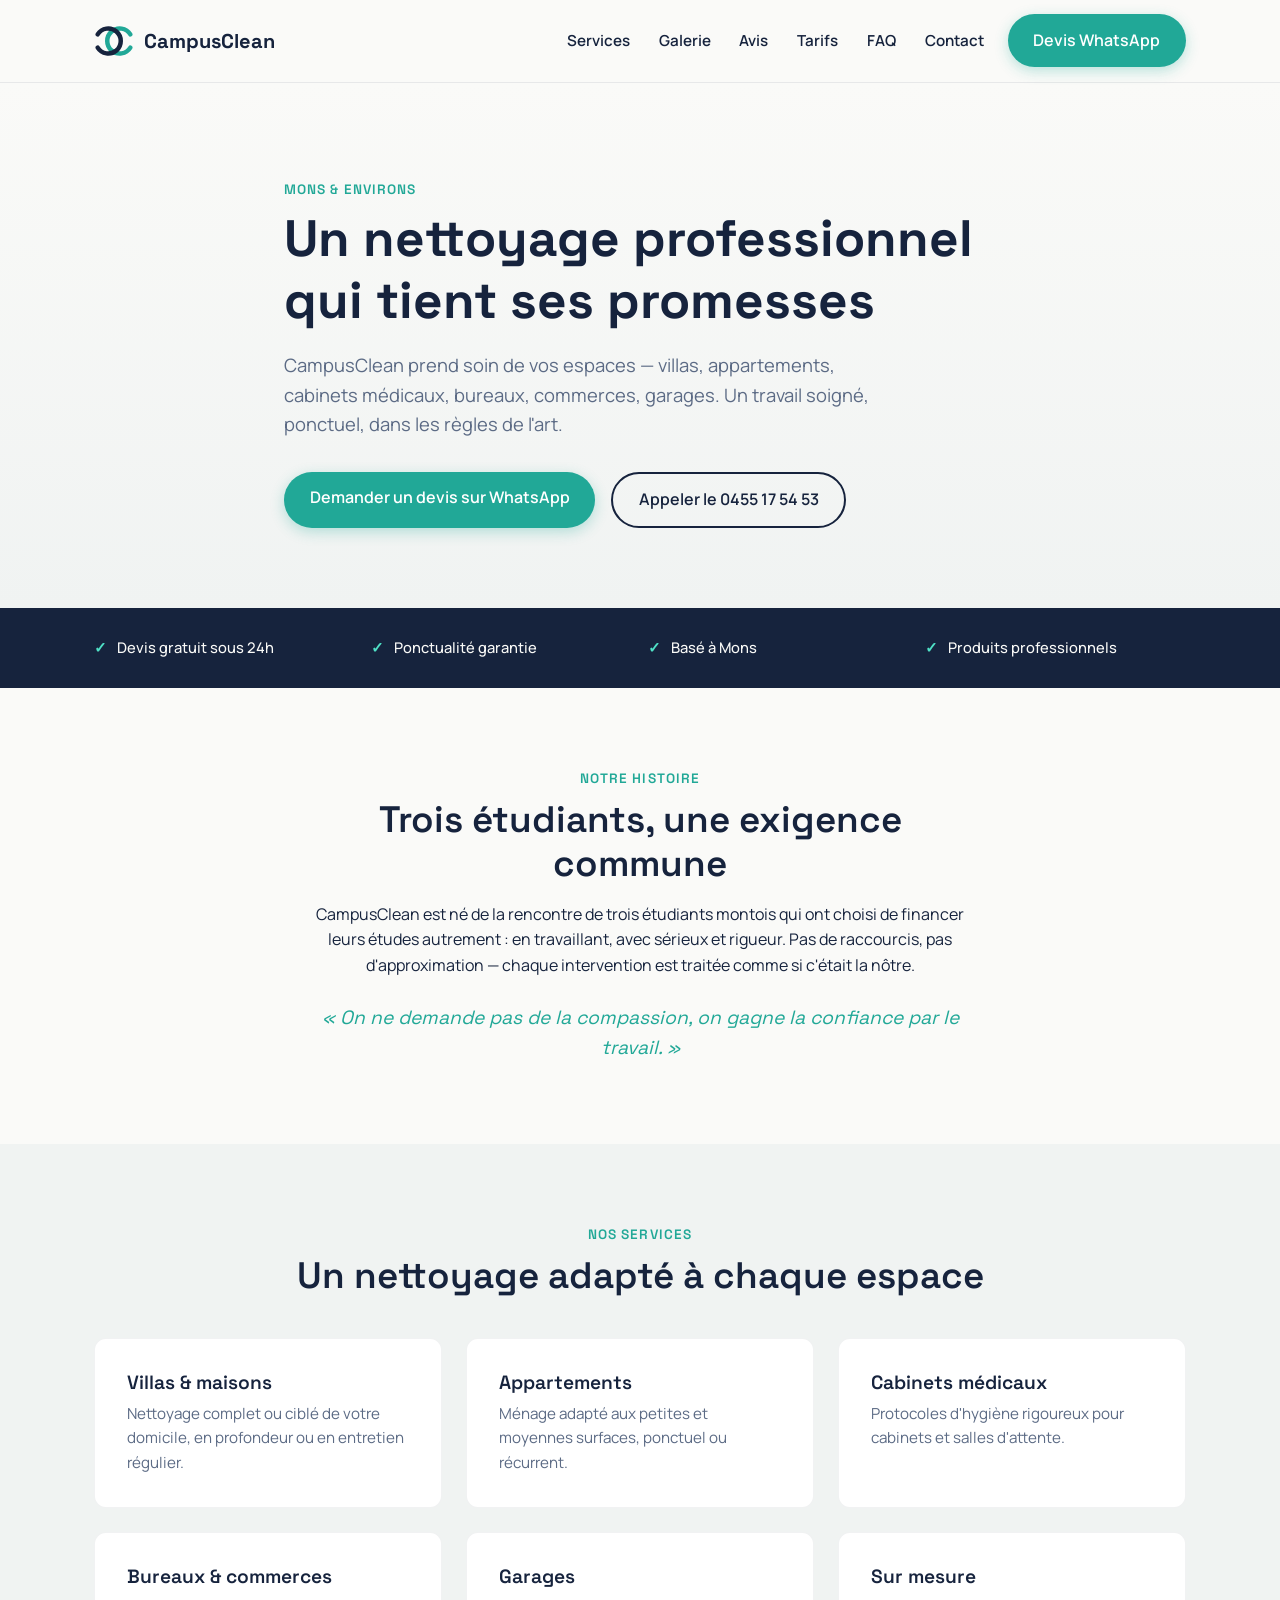
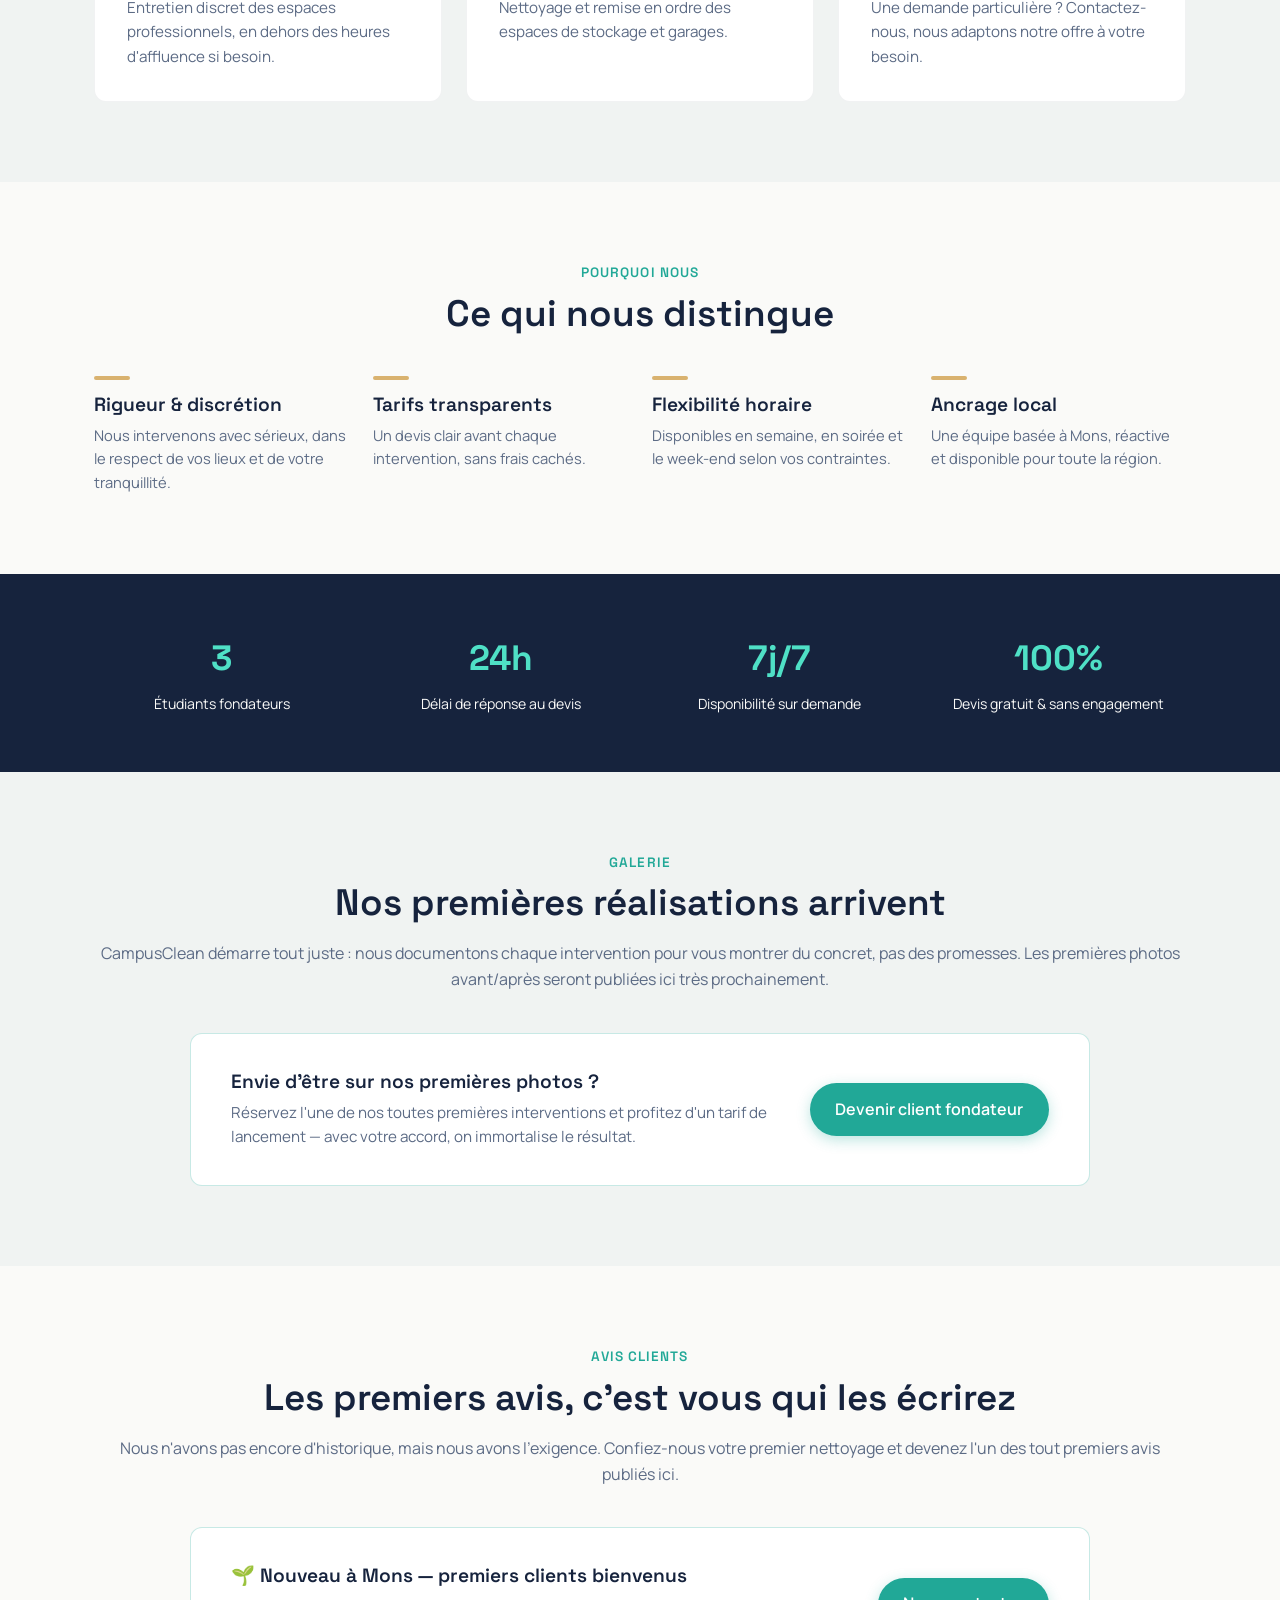
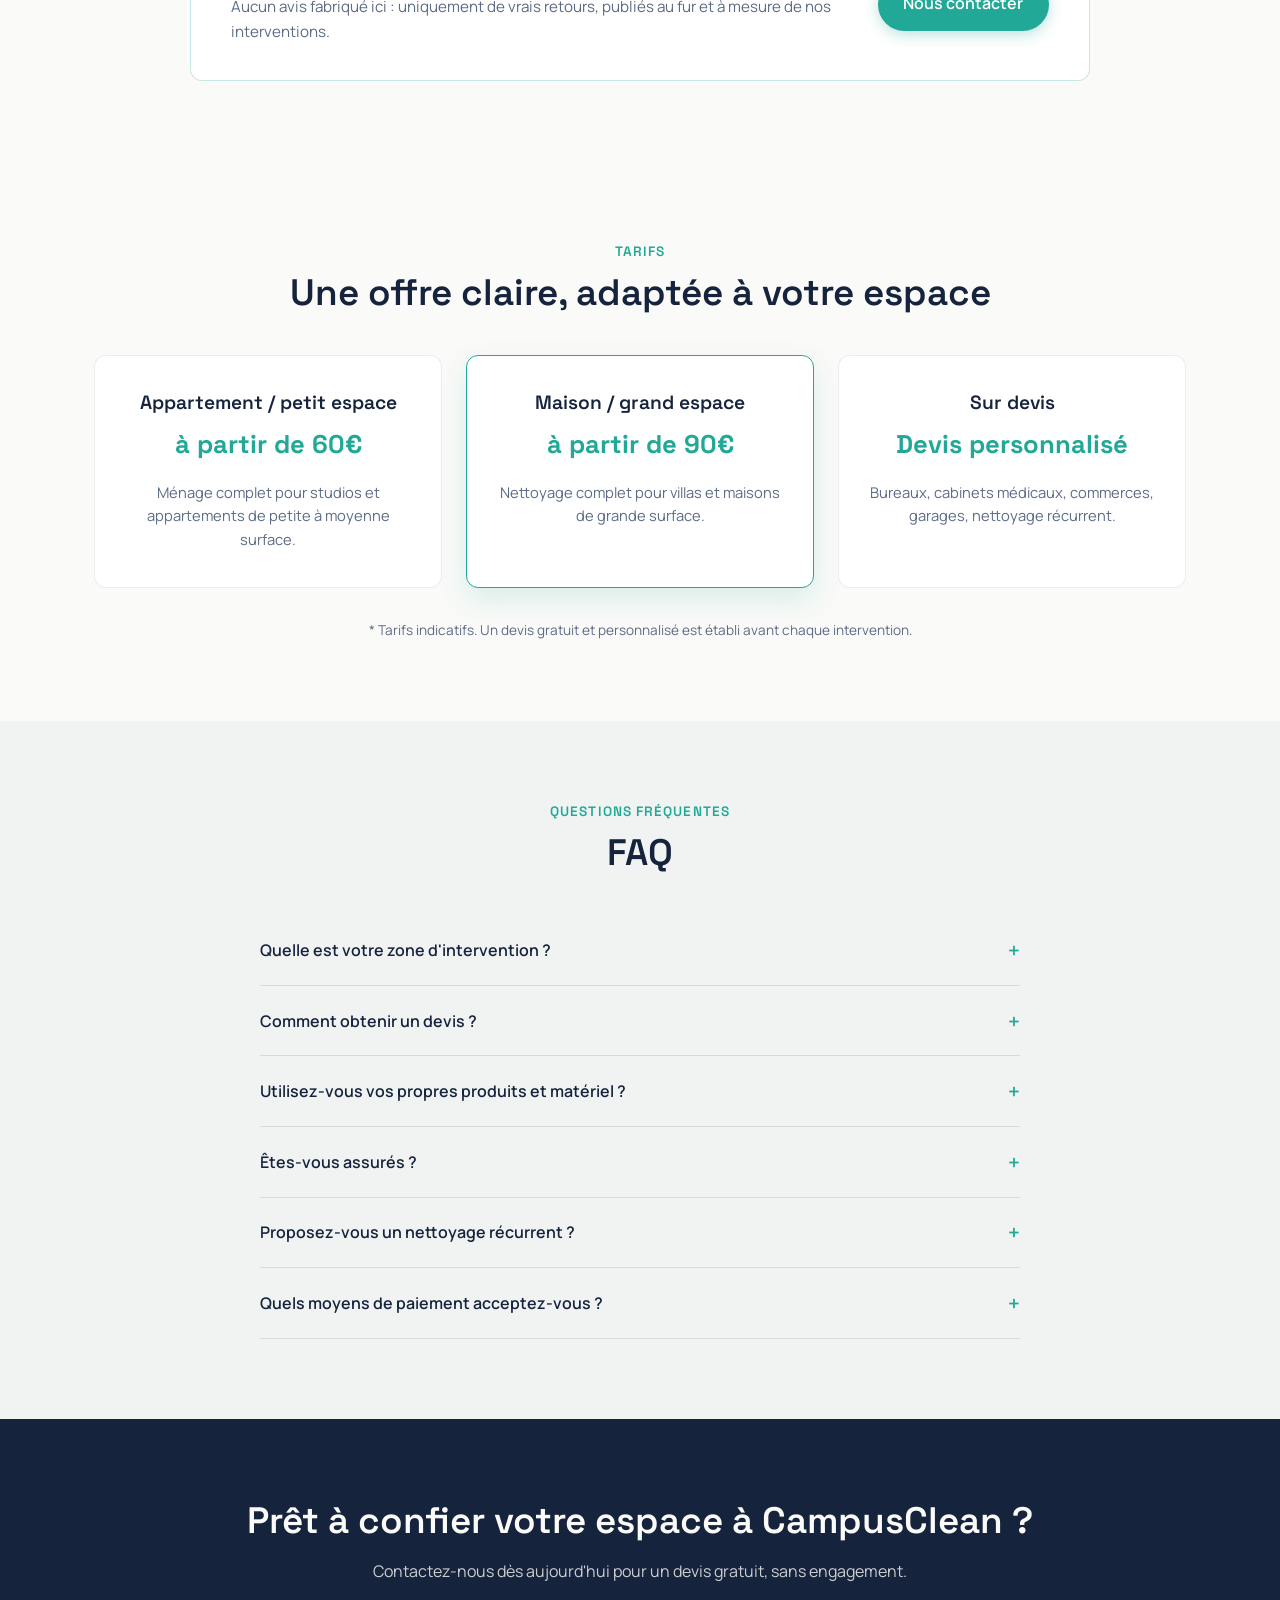
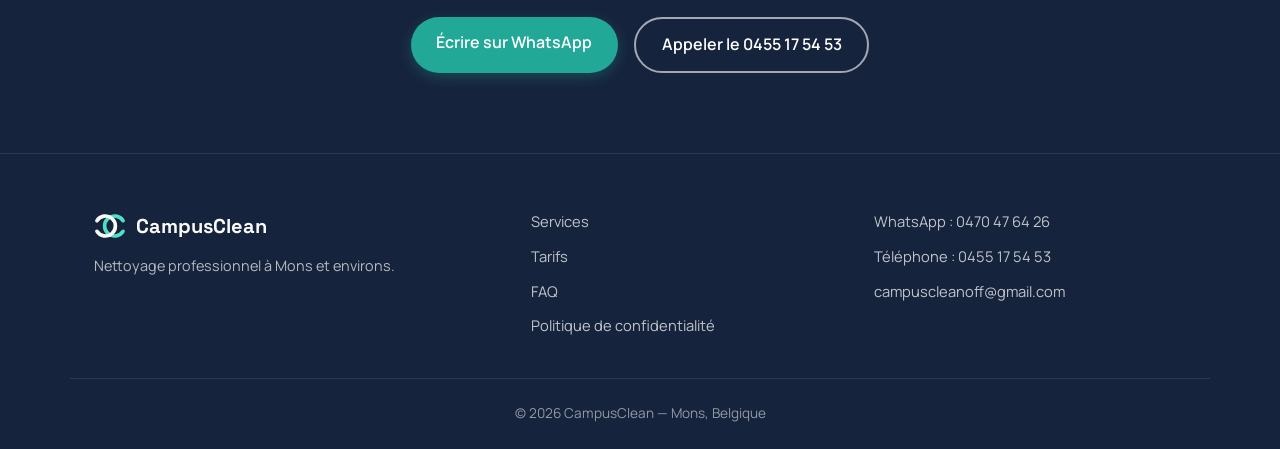
<file: index.html>
<!DOCTYPE html>
<html lang="fr">
<head>
<meta charset="UTF-8">
<meta name="viewport" content="width=device-width, initial-scale=1.0">
<title>CampusClean — Nettoyage professionnel à Mons</title>
<meta name="description" content="CampusClean, service de nettoyage professionnel à Mons et environs : villas, maisons, appartements, cabinets médicaux, bureaux, commerces, garages. Devis gratuit.">
<link rel="preconnect" href="https://fonts.googleapis.com">
<link rel="preconnect" href="https://fonts.gstatic.com" crossorigin>
<link href="https://fonts.googleapis.com/css2?family=Space+Grotesk:wght@500;600;700&family=Manrope:wght@400;500;600;700&display=swap" rel="stylesheet">
<link rel="stylesheet" href="style.css">
</head>
<body>

<header class="site-header" id="top">
  <div class="container header-inner">
    <a href="#top" class="logo" aria-label="CampusClean — Accueil">
      <svg class="logo-mark" viewBox="0 0 320 320" width="40" height="40" aria-hidden="true">
        <g transform="translate(160,160)">
          <path d="M130.80,52.99 A100,100 0 1,1 130.80,-52.99" fill="none" stroke="#21A897" stroke-width="36" stroke-linecap="round"/>
          <path d="M-130.80,-52.99 A100,100 0 1,1 -130.80,52.99" fill="none" stroke="#16233D" stroke-width="36" stroke-linecap="round"/>
        </g>
      </svg>
      <span class="logo-text">CampusClean</span>
    </a>

    <nav class="main-nav" id="main-nav">
      <a href="#services">Services</a>
      <a href="#galerie">Galerie</a>
      <a href="#avis">Avis</a>
      <a href="#tarifs">Tarifs</a>
      <a href="#faq">FAQ</a>
      <a href="#contact">Contact</a>
    </nav>

    <a href="https://wa.me/32470476426" target="_blank" rel="noopener" class="btn btn-primary nav-cta">Devis WhatsApp</a>

    <button class="nav-toggle" id="nav-toggle" aria-label="Ouvrir le menu" aria-expanded="false" aria-controls="main-nav">
      <span></span><span></span><span></span>
    </button>
  </div>
</header>

<main>

  <!-- HERO -->
  <section class="hero">
    <div class="container hero-inner">
      <p class="eyebrow">Mons &amp; environs</p>
      <h1>Un nettoyage professionnel qui tient ses promesses</h1>
      <p class="hero-lead">CampusClean prend soin de vos espaces — villas, appartements, cabinets médicaux, bureaux, commerces, garages. Un travail soigné, ponctuel, dans les règles de l'art.</p>
      <div class="hero-actions">
        <a href="https://wa.me/32470476426" target="_blank" rel="noopener" class="btn btn-primary">Demander un devis sur WhatsApp</a>
        <a href="tel:+32455175453" class="btn btn-ghost">Appeler le 0455 17 54 53</a>
      </div>
    </div>
  </section>

  <!-- TRUST BADGES -->
  <section class="trust-badges" aria-label="Points de confiance">
    <div class="container badges-grid">
      <div class="badge-item fade-in">
        <span class="badge-icon" aria-hidden="true">✓</span>
        <span>Devis gratuit sous 24h</span>
      </div>
      <div class="badge-item fade-in">
        <span class="badge-icon" aria-hidden="true">✓</span>
        <span>Ponctualité garantie</span>
      </div>
      <div class="badge-item fade-in">
        <span class="badge-icon" aria-hidden="true">✓</span>
        <span>Basé à Mons</span>
      </div>
      <div class="badge-item fade-in">
        <span class="badge-icon" aria-hidden="true">✓</span>
        <span>Produits professionnels</span>
      </div>
    </div>
  </section>

  <!-- HISTOIRE -->
  <section class="story" id="histoire">
    <div class="container story-inner">
      <div class="fade-in">
        <p class="eyebrow">Notre histoire</p>
        <h2>Trois étudiants, une exigence commune</h2>
        <p>CampusClean est né de la rencontre de trois étudiants montois qui ont choisi de financer leurs études autrement : en travaillant, avec sérieux et rigueur. Pas de raccourcis, pas d'approximation — chaque intervention est traitée comme si c'était la nôtre.</p>
        <p class="story-quote">« On ne demande pas de la compassion, on gagne la confiance par le travail. »</p>
      </div>
    </div>
  </section>

  <!-- SERVICES -->
  <section class="services" id="services">
    <div class="container">
      <p class="eyebrow center">Nos services</p>
      <h2 class="center">Un nettoyage adapté à chaque espace</h2>
      <div class="services-grid">
        <article class="service-card fade-in">
          <h3>Villas &amp; maisons</h3>
          <p>Nettoyage complet ou ciblé de votre domicile, en profondeur ou en entretien régulier.</p>
        </article>
        <article class="service-card fade-in">
          <h3>Appartements</h3>
          <p>Ménage adapté aux petites et moyennes surfaces, ponctuel ou récurrent.</p>
        </article>
        <article class="service-card fade-in">
          <h3>Cabinets médicaux</h3>
          <p>Protocoles d'hygiène rigoureux pour cabinets et salles d'attente.</p>
        </article>
        <article class="service-card fade-in">
          <h3>Bureaux &amp; commerces</h3>
          <p>Entretien discret des espaces professionnels, en dehors des heures d'affluence si besoin.</p>
        </article>
        <article class="service-card fade-in">
          <h3>Garages</h3>
          <p>Nettoyage et remise en ordre des espaces de stockage et garages.</p>
        </article>
        <article class="service-card fade-in">
          <h3>Sur mesure</h3>
          <p>Une demande particulière ? Contactez-nous, nous adaptons notre offre à votre besoin.</p>
        </article>
      </div>
    </div>
  </section>

  <!-- POURQUOI NOUS -->
  <section class="why-us" id="pourquoi">
    <div class="container">
      <p class="eyebrow center">Pourquoi nous</p>
      <h2 class="center">Ce qui nous distingue</h2>
      <div class="why-grid">
        <div class="why-item fade-in">
          <h3>Rigueur &amp; discrétion</h3>
          <p>Nous intervenons avec sérieux, dans le respect de vos lieux et de votre tranquillité.</p>
        </div>
        <div class="why-item fade-in">
          <h3>Tarifs transparents</h3>
          <p>Un devis clair avant chaque intervention, sans frais cachés.</p>
        </div>
        <div class="why-item fade-in">
          <h3>Flexibilité horaire</h3>
          <p>Disponibles en semaine, en soirée et le week-end selon vos contraintes.</p>
        </div>
        <div class="why-item fade-in">
          <h3>Ancrage local</h3>
          <p>Une équipe basée à Mons, réactive et disponible pour toute la région.</p>
        </div>
      </div>
    </div>
  </section>

  <!-- STATS -->
  <section class="stats">
    <div class="container stats-grid">
      <div class="stat-item fade-in">
        <span class="stat-number">3</span>
        <span class="stat-label">Étudiants fondateurs</span>
      </div>
      <div class="stat-item fade-in">
        <span class="stat-number">24h</span>
        <span class="stat-label">Délai de réponse au devis</span>
      </div>
      <div class="stat-item fade-in">
        <span class="stat-number">7j/7</span>
        <span class="stat-label">Disponibilité sur demande</span>
      </div>
      <div class="stat-item fade-in">
        <span class="stat-number">100%</span>
        <span class="stat-label">Devis gratuit &amp; sans engagement</span>
      </div>
    </div>
  </section>

  <!-- GALERIE AVANT / APRES -->
  <section class="gallery" id="galerie">
    <div class="container">
      <p class="eyebrow center">Galerie</p>
      <h2 class="center">Nos premières réalisations arrivent</h2>
      <p class="center gallery-note">CampusClean démarre tout juste : nous documentons chaque intervention pour vous montrer du concret, pas des promesses. Les premières photos avant/après seront publiées ici très prochainement.</p>
      <div class="launch-callout fade-in">
        <div>
          <h3>Envie d'être sur nos premières photos ?</h3>
          <p>Réservez l'une de nos toutes premières interventions et profitez d'un tarif de lancement — avec votre accord, on immortalise le résultat.</p>
        </div>
        <a href="https://wa.me/32470476426" target="_blank" rel="noopener" class="btn btn-primary">Devenir client fondateur</a>
      </div>
    </div>
  </section>

  <!-- AVIS -->
  <section class="reviews" id="avis">
    <div class="container">
      <p class="eyebrow center">Avis clients</p>
      <h2 class="center">Les premiers avis, c'est vous qui les écrirez</h2>
      <p class="center gallery-note">Nous n'avons pas encore d'historique, mais nous avons l'exigence. Confiez-nous votre premier nettoyage et devenez l'un des tout premiers avis publiés ici.</p>
      <div class="launch-callout fade-in">
        <div>
          <h3>🌱 Nouveau à Mons — premiers clients bienvenus</h3>
          <p>Aucun avis fabriqué ici : uniquement de vrais retours, publiés au fur et à mesure de nos interventions.</p>
        </div>
        <a href="https://wa.me/32470476426" target="_blank" rel="noopener" class="btn btn-primary">Nous contacter</a>
      </div>
    </div>
  </section>

  <!-- TARIFS -->
  <section class="pricing" id="tarifs">
    <div class="container">
      <p class="eyebrow center">Tarifs</p>
      <h2 class="center">Une offre claire, adaptée à votre espace</h2>
      <div class="pricing-grid">
        <div class="pricing-card fade-in">
          <h3>Appartement / petit espace</h3>
          <p class="price">à partir de 60€</p>
          <p>Ménage complet pour studios et appartements de petite à moyenne surface.</p>
        </div>
        <div class="pricing-card pricing-card-highlight fade-in">
          <h3>Maison / grand espace</h3>
          <p class="price">à partir de 90€</p>
          <p>Nettoyage complet pour villas et maisons de grande surface.</p>
        </div>
        <div class="pricing-card fade-in">
          <h3>Sur devis</h3>
          <p class="price">Devis personnalisé</p>
          <p>Bureaux, cabinets médicaux, commerces, garages, nettoyage récurrent.</p>
        </div>
      </div>
      <p class="center pricing-disclaimer">* Tarifs indicatifs. Un devis gratuit et personnalisé est établi avant chaque intervention.</p>
    </div>
  </section>

  <!-- FAQ -->
  <section class="faq" id="faq">
    <div class="container">
      <p class="eyebrow center">Questions fréquentes</p>
      <h2 class="center">FAQ</h2>
      <div class="faq-list">
        <div class="faq-item">
          <button class="faq-question" aria-expanded="false">
            Quelle est votre zone d'intervention ?
            <span class="faq-icon" aria-hidden="true">+</span>
          </button>
          <div class="faq-answer">
            <p>Nous intervenons à Mons et dans les environs. Contactez-nous pour vérifier la disponibilité pour votre adresse.</p>
          </div>
        </div>
        <div class="faq-item">
          <button class="faq-question" aria-expanded="false">
            Comment obtenir un devis ?
            <span class="faq-icon" aria-hidden="true">+</span>
          </button>
          <div class="faq-answer">
            <p>Le plus simple est de nous contacter via WhatsApp au 0470 47 64 26. Nous vous répondons sous 24h avec un devis gratuit et sans engagement.</p>
          </div>
        </div>
        <div class="faq-item">
          <button class="faq-question" aria-expanded="false">
            Utilisez-vous vos propres produits et matériel ?
            <span class="faq-icon" aria-hidden="true">+</span>
          </button>
          <div class="faq-answer">
            <p>Oui, nous venons avec nos propres produits professionnels et notre matériel, sauf demande particulière de votre part.</p>
          </div>
        </div>
        <div class="faq-item">
          <button class="faq-question" aria-expanded="false">
            Êtes-vous assurés ?
            <span class="faq-icon" aria-hidden="true">+</span>
          </button>
          <div class="faq-answer">
            <p>Nous venons de démarrer notre activité et travaillons actuellement à la mise en place de nos démarches administratives, dont une assurance responsabilité civile professionnelle. N'hésitez pas à nous contacter directement si ce point est important pour votre décision.</p>
          </div>
        </div>
        <div class="faq-item">
          <button class="faq-question" aria-expanded="false">
            Proposez-vous un nettoyage récurrent ?
            <span class="faq-icon" aria-hidden="true">+</span>
          </button>
          <div class="faq-answer">
            <p>Oui, nous proposons des formules ponctuelles ou récurrentes (hebdomadaire, bimensuelle, mensuelle) selon vos besoins.</p>
          </div>
        </div>
        <div class="faq-item">
          <button class="faq-question" aria-expanded="false">
            Quels moyens de paiement acceptez-vous ?
            <span class="faq-icon" aria-hidden="true">+</span>
          </button>
          <div class="faq-answer">
            <p>Les modalités de paiement sont convenues ensemble lors de l'établissement du devis.</p>
          </div>
        </div>
      </div>
    </div>
  </section>

  <!-- CTA FINAL -->
  <section class="cta-final" id="contact">
    <div class="container cta-inner">
      <h2>Prêt à confier votre espace à CampusClean ?</h2>
      <p>Contactez-nous dès aujourd'hui pour un devis gratuit, sans engagement.</p>
      <div class="hero-actions">
        <a href="https://wa.me/32470476426" target="_blank" rel="noopener" class="btn btn-primary">Écrire sur WhatsApp</a>
        <a href="tel:+32455175453" class="btn btn-ghost-light">Appeler le 0455 17 54 53</a>
      </div>
    </div>
  </section>

</main>

<footer class="site-footer">
  <div class="container footer-inner">
    <div class="footer-brand">
      <a href="#top" class="logo" aria-label="CampusClean — Accueil">
        <svg class="logo-mark" viewBox="0 0 320 320" width="32" height="32" aria-hidden="true">
          <g transform="translate(160,160)">
            <path d="M130.80,52.99 A100,100 0 1,1 130.80,-52.99" fill="none" stroke="#4FE0C6" stroke-width="36" stroke-linecap="round"/>
            <path d="M-130.80,-52.99 A100,100 0 1,1 -130.80,52.99" fill="none" stroke="#FAFAF8" stroke-width="36" stroke-linecap="round"/>
          </g>
        </svg>
        <span class="logo-text logo-text-light">CampusClean</span>
      </a>
      <p>Nettoyage professionnel à Mons et environs.</p>
    </div>

    <nav class="footer-nav" aria-label="Navigation footer">
      <a href="#services">Services</a>
      <a href="#tarifs">Tarifs</a>
      <a href="#faq">FAQ</a>
      <a href="privacy.html">Politique de confidentialité</a>
    </nav>

    <div class="footer-contact">
      <a href="https://wa.me/32470476426" target="_blank" rel="noopener">WhatsApp : 0470 47 64 26</a>
      <a href="tel:+32455175453">Téléphone : 0455 17 54 53</a>
      <a href="mailto:campuscleanoff@gmail.com">campuscleanoff@gmail.com</a>
    </div>
  </div>
  <div class="container footer-bottom">
    <p>&copy; <span id="year"></span> CampusClean — Mons, Belgique</p>
  </div>
</footer>

<script src="script.js"></script>
</body>
</html>
</file>
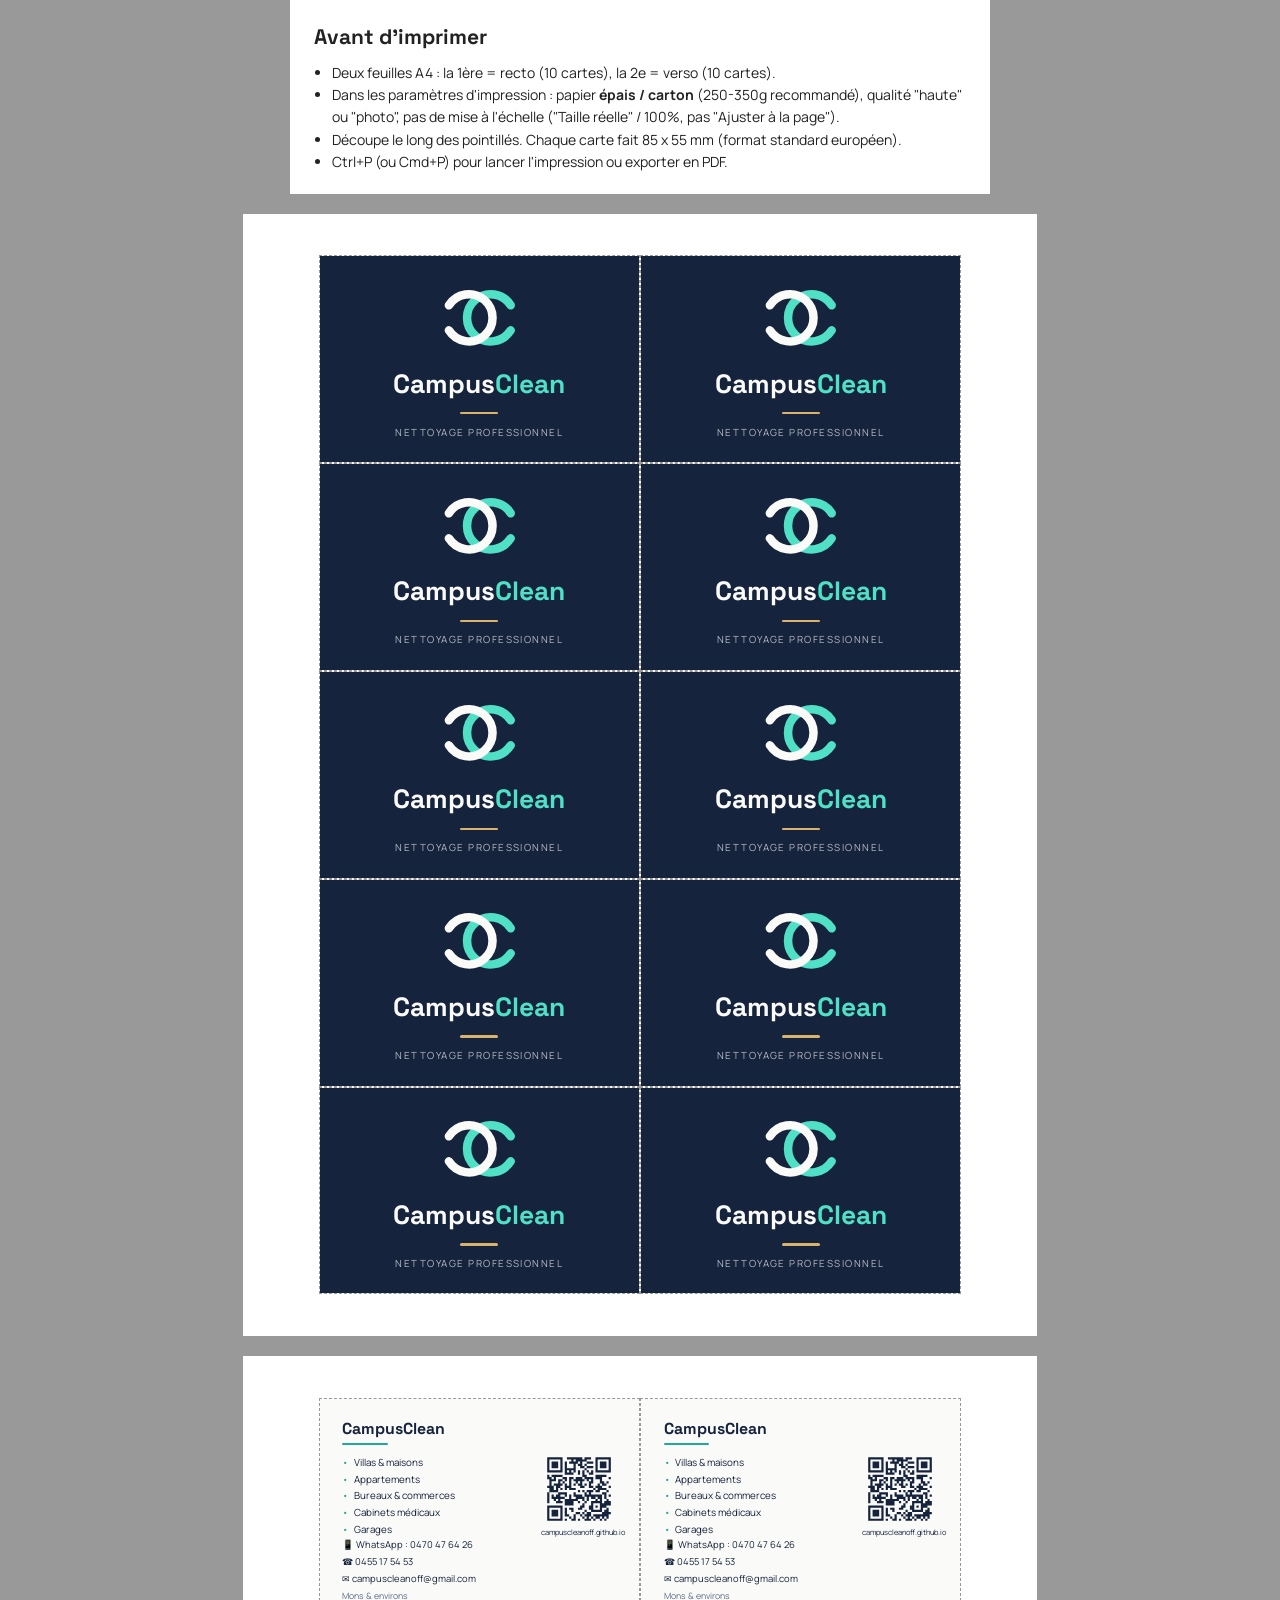
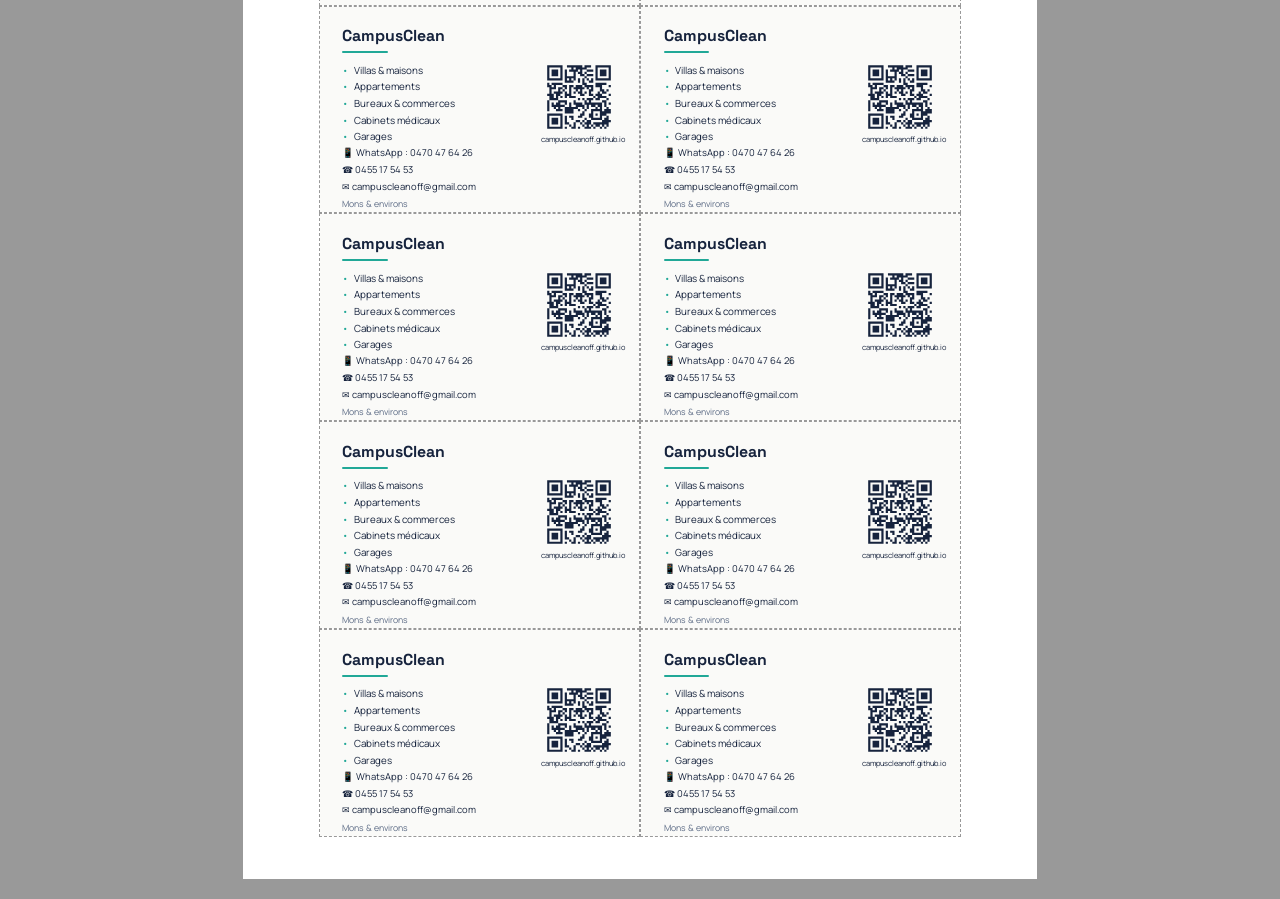
<file: carte-visite.html>
<!DOCTYPE html>
<html lang="fr">
<head>
<meta charset="UTF-8">
<title>CampusClean — Carte de visite (planches A4 à imprimer)</title>
<link rel="preconnect" href="https://fonts.googleapis.com">
<link rel="preconnect" href="https://fonts.gstatic.com" crossorigin>
<link href="https://fonts.googleapis.com/css2?family=Space+Grotesk:wght@500;600;700&family=Manrope:wght@400;500;600;700&display=swap" rel="stylesheet">
<style>
  :root {
    --marine: #16233D;
    --turquoise: #21A897;
    --menthe: #4FE0C6;
    --sable: #D9B26F;
    --blanc-casse: #FAFAF8;
  }

  * { box-sizing: border-box; margin: 0; padding: 0; }

  body {
    background: #999;
    font-family: 'Manrope', sans-serif;
  }

  /* Instructions — screen only, hidden at print */
  .print-instructions {
    max-width: 700px;
    margin: 0 auto 20px;
    padding: 20px 24px;
    background: #fff;
    font-size: 14px;
    color: #222;
    line-height: 1.6;
  }

  .print-instructions h2 { margin-bottom: 8px; font-family: 'Space Grotesk', sans-serif; }
  .print-instructions ul { margin: 8px 0 0 18px; }

  /* A4 sheet */
  .sheet {
    width: 210mm;
    height: 297mm;
    background: white;
    margin: 20px auto;
    display: grid;
    grid-template-columns: repeat(2, 85mm);
    grid-template-rows: repeat(5, 55mm);
    justify-content: center;
    align-content: center;
    gap: 0;
  }

  .cut-cell {
    border: 1px dashed #999;
    overflow: hidden;
    position: relative;
  }

  /* RECTO card */
  .card-front {
    width: 100%;
    height: 100%;
    background: var(--marine);
    display: flex;
    flex-direction: column;
    align-items: center;
    justify-content: center;
    gap: 3mm;
  }

  .card-front .logo-mark { width: 20mm; height: 20mm; }

  .card-front .brand-name {
    font-family: 'Space Grotesk', sans-serif;
    font-weight: 700;
    font-size: 7mm;
    color: var(--blanc-casse);
  }

  .card-front .brand-name .clean { color: var(--menthe); }

  .card-front .tagline {
    font-size: 2.6mm;
    letter-spacing: 0.15em;
    text-transform: uppercase;
    color: rgba(250,250,248,0.7);
  }

  .card-front .accent-line {
    width: 10mm;
    height: 0.6mm;
    background: var(--sable);
    border-radius: 1mm;
  }

  /* VERSO card */
  .card-back {
    width: 100%;
    height: 100%;
    background: var(--blanc-casse);
    padding: 5mm 6mm;
    display: flex;
    flex-direction: column;
    justify-content: space-between;
  }

  .card-back .heading {
    font-family: 'Space Grotesk', sans-serif;
    font-weight: 700;
    font-size: 4.2mm;
    color: var(--marine);
  }

  .card-back .heading-underline {
    width: 12mm;
    height: 0.6mm;
    background: var(--turquoise);
    margin: 1.2mm 0 2.5mm;
    border-radius: 1mm;
  }

  .card-back-body {
    display: flex;
    justify-content: space-between;
    gap: 4mm;
  }

  .services-list {
    list-style: none;
    font-size: 2.6mm;
    color: var(--marine);
    line-height: 1.7;
  }

  .services-list li::before {
    content: '•';
    color: var(--turquoise);
    margin-right: 1.5mm;
  }

  .qr-block {
    display: flex;
    flex-direction: column;
    align-items: center;
    gap: 1mm;
    flex-shrink: 0;
  }

  .qr-block svg { width: 18mm; height: 18mm; }

  .qr-block span {
    font-size: 2mm;
    color: var(--marine);
    text-align: center;
    max-width: 20mm;
  }

  .contact-list {
    display: flex;
    flex-direction: column;
    gap: 1mm;
    font-size: 2.5mm;
    color: var(--marine);
  }

  .contact-list .founders {
    color: #5C6B85;
    font-size: 2.3mm;
    margin-top: 0.5mm;
  }

  @media print {
    body { background: white; }
    .print-instructions { display: none; }
    .sheet {
      margin: 0;
      page-break-after: always;
    }
    .cut-cell { border-color: #ccc; }
    @page { size: A4; margin: 0; }
  }
</style>
</head>
<body>

<div class="print-instructions">
  <h2>Avant d'imprimer</h2>
  <ul>
    <li>Deux feuilles A4 : la 1ère = recto (10 cartes), la 2e = verso (10 cartes).</li>
    <li>Dans les paramètres d'impression : papier <strong>épais / carton</strong> (250-350g recommandé), qualité "haute" ou "photo", pas de mise à l'échelle ("Taille réelle" / 100%, pas "Ajuster à la page").</li>
    <li>Découpe le long des pointillés. Chaque carte fait 85 x 55 mm (format standard européen).</li>
    <li>Ctrl+P (ou Cmd+P) pour lancer l'impression ou exporter en PDF.</li>
  </ul>
</div>

<!-- Shared defs: logo + QR code, reused via <use> to avoid duplicating SVG 10x -->
<svg width="0" height="0" style="position:absolute">
  <defs>
    <g id="logo-mark">
      <g transform="translate(160,160)">
        <path d="M130.80,52.99 A100,100 0 1,1 130.80,-52.99" fill="none" stroke="#4FE0C6" stroke-width="36" stroke-linecap="round"/>
        <path d="M-130.80,-52.99 A100,100 0 1,1 -130.80,52.99" fill="none" stroke="#FAFAF8" stroke-width="36" stroke-linecap="round"/>
      </g>
    </g>
    <g id="qr-code">
      <path fill="#FAFAF8" d="M0 0h31v31H0z"/>
      <path stroke="#16233D" d="M1 1.5h7m2 0h7m1 0h3m2 0h7M1 2.5h1m5 0h1m4 0h1m1 0h5m4 0h1m5 0h1M1 3.5h1m1 0h3m1 0h1m1 0h1m1 0h4m1 0h1m2 0h3m1 0h1m1 0h3m1 0h1M1 4.5h1m1 0h3m1 0h1m1 0h1m3 0h1m1 0h2m1 0h1m4 0h1m1 0h3m1 0h1M1 5.5h1m1 0h3m1 0h1m1 0h1m3 0h1m2 0h2m1 0h3m1 0h1m1 0h3m1 0h1M1 6.5h1m5 0h1m1 0h5m4 0h1m4 0h1m5 0h1M1 7.5h7m1 0h1m1 0h1m1 0h1m1 0h1m1 0h1m1 0h1m1 0h1m1 0h7M9 8.5h4m2 0h1m1 0h1m2 0h2M1 9.5h1m1 0h5m9 0h2m4 0h5M1 10.5h2m1 0h1m3 0h2m1 0h2m1 0h3m1 0h4m1 0h3m3 0h1M2 11.5h3m1 0h2m1 0h1m1 0h1m1 0h5m1 0h1m1 0h1m3 0h1M2 12.5h1m3 0h1m1 0h1m2 0h1m2 0h1m1 0h1m3 0h2m3 0h2m1 0h1M2 13.5h1m1 0h4m1 0h1m1 0h1m1 0h1m1 0h2m1 0h1m1 0h1m3 0h1m1 0h2M1 14.5h3m1 0h2m2 0h3m4 0h2m2 0h2m1 0h3m3 0h1M2 15.5h2m1 0h1m1 0h1m1 0h1m1 0h3m8 0h1m1 0h4M2 16.5h4m9 0h1m1 0h1m1 0h3m1 0h2m3 0h1M1 17.5h1m4 0h4m3 0h1m4 0h1m1 0h1m5 0h2M1 18.5h1m1 0h1m1 0h2m2 0h1m1 0h1m1 0h4m1 0h8m1 0h1m1 0h1M1 19.5h1m1 0h6m2 0h1m2 0h4m1 0h1m1 0h2m1 0h2m1 0h1M1 20.5h1m2 0h1m1 0h1m2 0h6m2 0h1m1 0h1m3 0h1m1 0h1m2 0h1M1 21.5h1m3 0h3m1 0h4m2 0h1m2 0h1m2 0h5m1 0h3M9 22.5h4m4 0h1m3 0h1m3 0h5M1 23.5h7m8 0h2m2 0h2m1 0h1m1 0h3M1 24.5h1m5 0h1m1 0h1m1 0h2m2 0h2m3 0h2m3 0h1m2 0h1M1 25.5h1m1 0h3m1 0h1m1 0h1m2 0h1m5 0h1m2 0h5m1 0h2M1 26.5h1m1 0h3m1 0h1m1 0h1m4 0h2m1 0h1m1 0h2m5 0h4M1 27.5h1m1 0h3m1 0h1m1 0h2m2 0h1m2 0h1m1 0h3m1 0h7M1 28.5h1m5 0h1m3 0h1m1 0h1m3 0h1m1 0h1m1 0h1m1 0h2m1 0h1m1 0h1M1 29.5h7m1 0h1m2 0h2m1 0h1m2 0h3m1 0h1m2 0h1m1 0h1"/>
    </g>
  </defs>
</svg>

<!-- PAGE 1 — RECTO x10 -->
<div class="sheet" id="sheet-recto"></div>

<!-- PAGE 2 — VERSO x10 -->
<div class="sheet" id="sheet-verso"></div>

<template id="tpl-recto">
  <div class="cut-cell">
    <div class="card-front">
      <svg class="logo-mark" viewBox="0 0 320 320" aria-hidden="true"><use href="#logo-mark"/></svg>
      <div class="brand-name">Campus<span class="clean">Clean</span></div>
      <div class="accent-line"></div>
      <div class="tagline">Nettoyage professionnel</div>
    </div>
  </div>
</template>

<template id="tpl-verso">
  <div class="cut-cell">
    <div class="card-back">
      <div>
        <div class="heading">CampusClean</div>
        <div class="heading-underline"></div>
      </div>
      <div class="card-back-body">
        <ul class="services-list">
          <li>Villas &amp; maisons</li>
          <li>Appartements</li>
          <li>Bureaux &amp; commerces</li>
          <li>Cabinets médicaux</li>
          <li>Garages</li>
        </ul>
        <div class="qr-block">
          <svg viewBox="0 0 31 31"><use href="#qr-code"/></svg>
          <span>campuscleanoff.github.io</span>
        </div>
      </div>
      <div class="contact-list">
        <div>📱 WhatsApp : 0470 47 64 26</div>
        <div>☎ 0455 17 54 53</div>
        <div>✉ campuscleanoff@gmail.com</div>
        <div class="founders">Mons &amp; environs</div>
      </div>
    </div>
  </div>
</template>

<script>
  const recto = document.getElementById('sheet-recto');
  const verso = document.getElementById('sheet-verso');
  const tplRecto = document.getElementById('tpl-recto').content;
  const tplVerso = document.getElementById('tpl-verso').content;

  for (let i = 0; i < 10; i++) {
    recto.appendChild(tplRecto.cloneNode(true));
    verso.appendChild(tplVerso.cloneNode(true));
  }
</script>

</body>
</html>
</file>
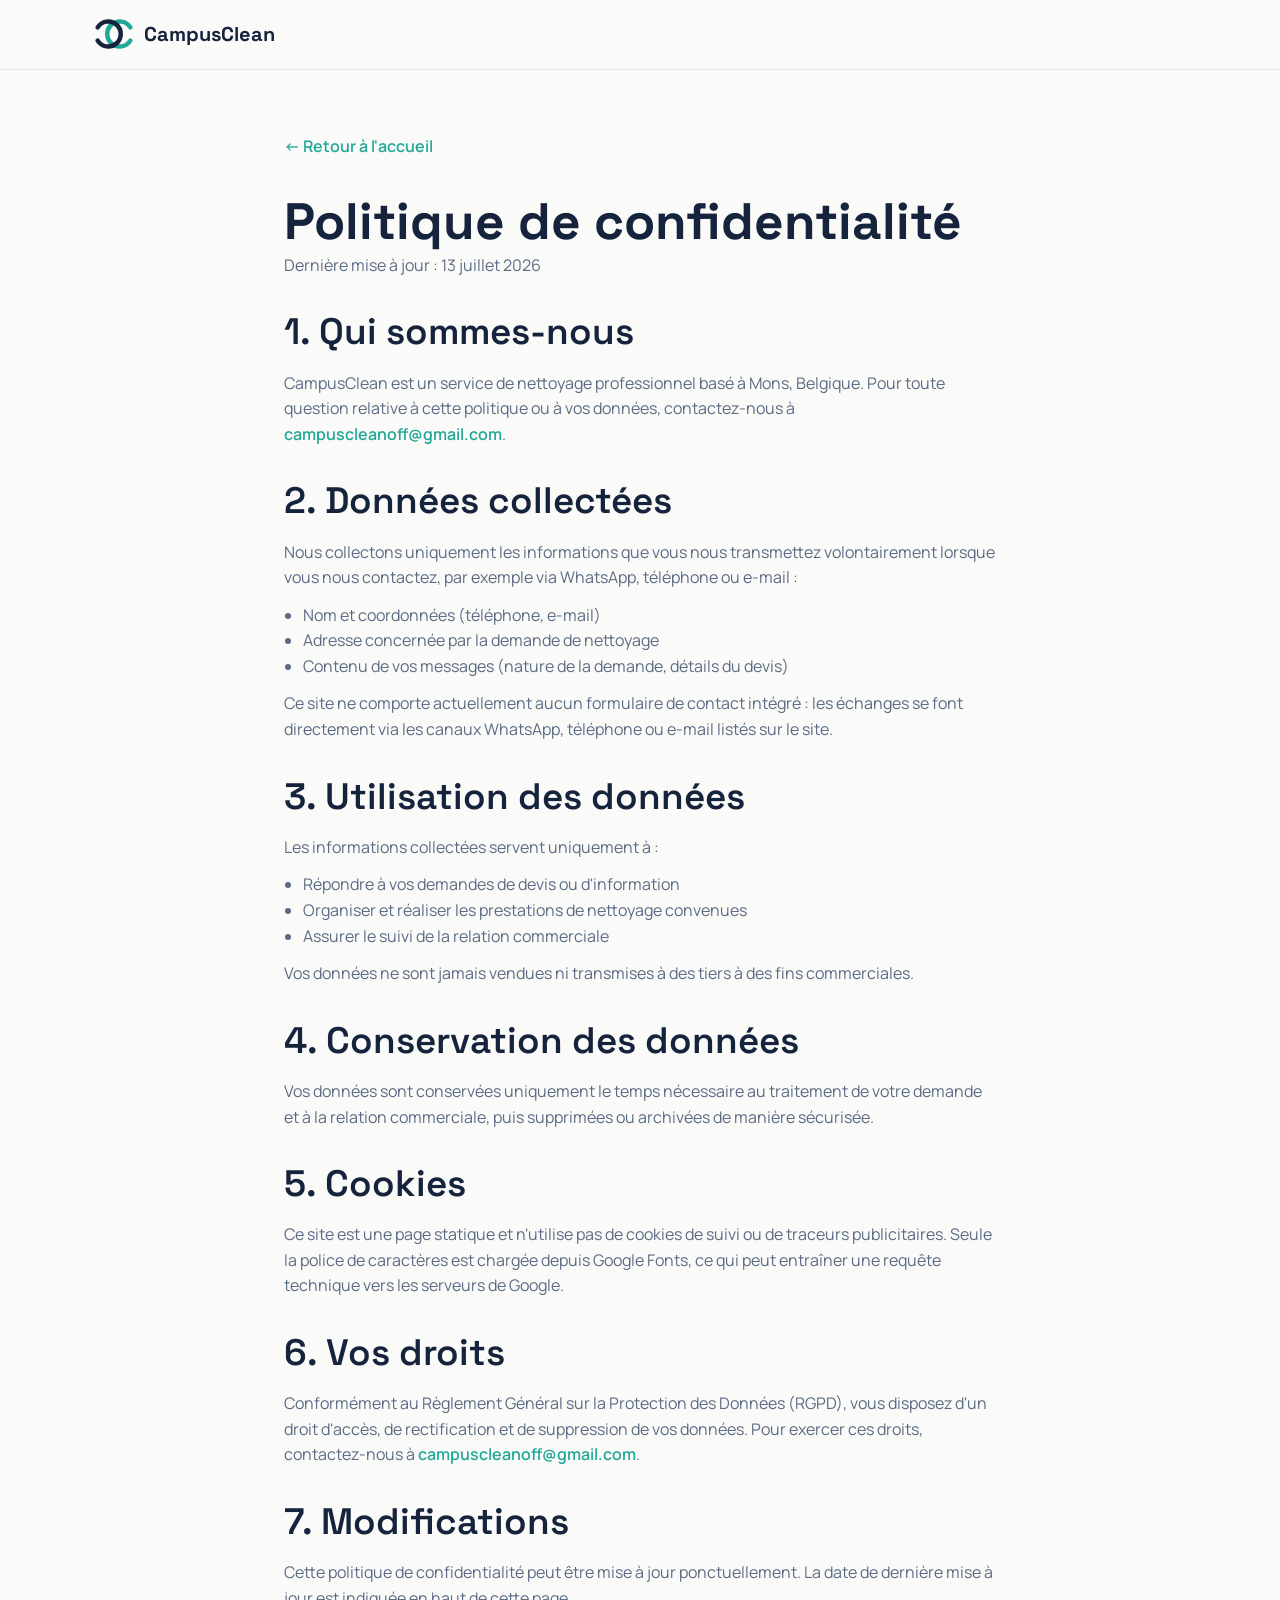
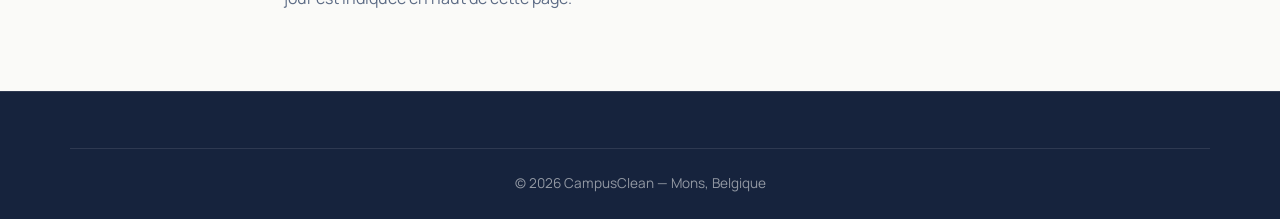
<file: privacy.html>
<!DOCTYPE html>
<html lang="fr">
<head>
<meta charset="UTF-8">
<meta name="viewport" content="width=device-width, initial-scale=1.0">
<title>Politique de confidentialité — CampusClean</title>
<meta name="description" content="Politique de confidentialité de CampusClean, service de nettoyage professionnel à Mons.">
<link rel="preconnect" href="https://fonts.googleapis.com">
<link rel="preconnect" href="https://fonts.gstatic.com" crossorigin>
<link href="https://fonts.googleapis.com/css2?family=Space+Grotesk:wght@500;600;700&family=Manrope:wght@400;500;600;700&display=swap" rel="stylesheet">
<link rel="stylesheet" href="style.css">
<style>
  .legal { padding: 4rem 0 5rem; }
  .legal .container { max-width: 760px; }
  .legal h2 { margin-top: 2rem; }
  .legal p, .legal li { color: var(--text-muted); }
  .legal ul { padding-left: 1.2rem; margin: 0.75rem 0; }
  .legal a.inline-link { color: var(--turquoise); font-weight: 600; }
  .back-link { display: inline-block; margin-bottom: 2rem; font-weight: 600; color: var(--turquoise); }
</style>
</head>
<body>

<header class="site-header">
  <div class="container header-inner">
    <a href="index.html" class="logo" aria-label="CampusClean — Accueil">
      <svg class="logo-mark" viewBox="0 0 320 320" width="40" height="40" aria-hidden="true">
        <g transform="translate(160,160)">
          <path d="M130.80,52.99 A100,100 0 1,1 130.80,-52.99" fill="none" stroke="#21A897" stroke-width="36" stroke-linecap="round"/>
          <path d="M-130.80,-52.99 A100,100 0 1,1 -130.80,52.99" fill="none" stroke="#16233D" stroke-width="36" stroke-linecap="round"/>
        </g>
      </svg>
      <span class="logo-text">CampusClean</span>
    </a>
  </div>
</header>

<main class="legal">
  <div class="container">
    <a href="index.html" class="back-link">&larr; Retour à l'accueil</a>

    <h1>Politique de confidentialité</h1>
    <p>Dernière mise à jour : 13 juillet 2026</p>

    <h2>1. Qui sommes-nous</h2>
    <p>CampusClean est un service de nettoyage professionnel basé à Mons, Belgique. Pour toute question relative à cette politique ou à vos données, contactez-nous à
      <a class="inline-link" href="mailto:campuscleanoff@gmail.com">campuscleanoff@gmail.com</a>.</p>

    <h2>2. Données collectées</h2>
    <p>Nous collectons uniquement les informations que vous nous transmettez volontairement lorsque vous nous contactez, par exemple via WhatsApp, téléphone ou e-mail :</p>
    <ul>
      <li>Nom et coordonnées (téléphone, e-mail)</li>
      <li>Adresse concernée par la demande de nettoyage</li>
      <li>Contenu de vos messages (nature de la demande, détails du devis)</li>
    </ul>
    <p>Ce site ne comporte actuellement aucun formulaire de contact intégré : les échanges se font directement via les canaux WhatsApp, téléphone ou e-mail listés sur le site.</p>

    <h2>3. Utilisation des données</h2>
    <p>Les informations collectées servent uniquement à :</p>
    <ul>
      <li>Répondre à vos demandes de devis ou d'information</li>
      <li>Organiser et réaliser les prestations de nettoyage convenues</li>
      <li>Assurer le suivi de la relation commerciale</li>
    </ul>
    <p>Vos données ne sont jamais vendues ni transmises à des tiers à des fins commerciales.</p>

    <h2>4. Conservation des données</h2>
    <p>Vos données sont conservées uniquement le temps nécessaire au traitement de votre demande et à la relation commerciale, puis supprimées ou archivées de manière sécurisée.</p>

    <h2>5. Cookies</h2>
    <p>Ce site est une page statique et n'utilise pas de cookies de suivi ou de traceurs publicitaires. Seule la police de caractères est chargée depuis Google Fonts, ce qui peut entraîner une requête technique vers les serveurs de Google.</p>

    <h2>6. Vos droits</h2>
    <p>Conformément au Règlement Général sur la Protection des Données (RGPD), vous disposez d'un droit d'accès, de rectification et de suppression de vos données. Pour exercer ces droits, contactez-nous à
      <a class="inline-link" href="mailto:campuscleanoff@gmail.com">campuscleanoff@gmail.com</a>.</p>

    <h2>7. Modifications</h2>
    <p>Cette politique de confidentialité peut être mise à jour ponctuellement. La date de dernière mise à jour est indiquée en haut de cette page.</p>
  </div>
</main>

<footer class="site-footer">
  <div class="container footer-bottom">
    <p>&copy; <span id="year"></span> CampusClean — Mons, Belgique</p>
  </div>
</footer>

<script src="script.js"></script>
</body>
</html>
</file>
<file: style.css>
/* ==========================================================================
   CampusClean — style.css
   ========================================================================== */

:root {
  --marine: #16233D;
  --turquoise: #21A897;
  --menthe: #4FE0C6;
  --sable: #D9B26F;
  --blanc-casse: #FAFAF8;

  --text-dark: var(--marine);
  --text-light: #FAFAF8;
  --text-muted: #5C6B85;

  --font-title: 'Space Grotesk', sans-serif;
  --font-body: 'Manrope', sans-serif;

  --container-width: 1140px;
  --radius: 12px;
  --transition: 0.25s ease;
}

* {
  box-sizing: border-box;
  margin: 0;
  padding: 0;
}

html {
  scroll-behavior: smooth;
}

body {
  font-family: var(--font-body);
  color: var(--text-dark);
  background: var(--blanc-casse);
  line-height: 1.6;
  -webkit-font-smoothing: antialiased;
}

img {
  max-width: 100%;
  display: block;
}

a {
  color: inherit;
  text-decoration: none;
}

h1, h2, h3 {
  font-family: var(--font-title);
  line-height: 1.2;
  color: var(--marine);
}

h1 { font-size: clamp(2.2rem, 5vw, 3.2rem); font-weight: 700; }
h2 { font-size: clamp(1.7rem, 3.5vw, 2.3rem); font-weight: 600; margin-bottom: 1rem; }
h3 { font-size: 1.2rem; font-weight: 600; margin-bottom: 0.5rem; }

.container {
  max-width: var(--container-width);
  margin: 0 auto;
  padding: 0 1.5rem;
}

.center { text-align: center; }

.eyebrow {
  font-family: var(--font-title);
  color: var(--turquoise);
  text-transform: uppercase;
  letter-spacing: 0.08em;
  font-size: 0.85rem;
  font-weight: 600;
  margin-bottom: 0.5rem;
}

.eyebrow.center { display: block; text-align: center; }

/* Buttons */
.btn {
  display: inline-block;
  padding: 0.85rem 1.6rem;
  border-radius: 999px;
  font-weight: 600;
  font-family: var(--font-body);
  transition: transform var(--transition), box-shadow var(--transition), background var(--transition);
  white-space: nowrap;
}

.btn-primary {
  background: var(--turquoise);
  color: #fff;
  box-shadow: 0 4px 14px rgba(33, 168, 151, 0.3);
}

.btn-primary:hover {
  background: #1c9484;
  transform: translateY(-2px);
}

.btn-ghost {
  background: transparent;
  color: var(--marine);
  border: 2px solid var(--marine);
}

.btn-ghost:hover {
  background: var(--marine);
  color: #fff;
}

.btn-ghost-light {
  background: transparent;
  color: #fff;
  border: 2px solid rgba(255,255,255,0.6);
}

.btn-ghost-light:hover {
  background: #fff;
  color: var(--marine);
}

/* Header */
.site-header {
  position: sticky;
  top: 0;
  z-index: 100;
  background: rgba(250, 250, 248, 0.92);
  backdrop-filter: blur(8px);
  border-bottom: 1px solid rgba(22, 35, 61, 0.08);
}

.header-inner {
  display: flex;
  align-items: center;
  gap: 1.5rem;
  padding-top: 0.9rem;
  padding-bottom: 0.9rem;
}

.logo {
  display: flex;
  align-items: center;
  gap: 0.6rem;
  margin-right: auto;
}

.logo-text {
  font-family: var(--font-title);
  font-weight: 700;
  font-size: 1.25rem;
  color: var(--marine);
}

.logo-text-light { color: var(--blanc-casse); }

.main-nav {
  display: flex;
  gap: 1.8rem;
}

.main-nav a {
  font-weight: 600;
  font-size: 0.95rem;
  color: var(--marine);
  transition: color var(--transition);
}

.main-nav a:hover { color: var(--turquoise); }

.nav-cta { flex-shrink: 0; }

.nav-toggle {
  display: none;
  flex-direction: column;
  justify-content: center;
  gap: 5px;
  width: 32px;
  height: 32px;
  background: none;
  border: none;
  cursor: pointer;
}

.nav-toggle span {
  display: block;
  height: 2px;
  background: var(--marine);
  border-radius: 2px;
  transition: transform var(--transition), opacity var(--transition);
}

/* Hero */
.hero {
  padding: 6rem 0 5rem;
  background: linear-gradient(180deg, #FAFAF8 0%, #F0F3F2 100%);
}

.hero-inner {
  max-width: 760px;
}

.hero-lead {
  font-size: 1.15rem;
  color: var(--text-muted);
  margin: 1.25rem 0 2rem;
  max-width: 620px;
}

.hero-actions {
  display: flex;
  flex-wrap: wrap;
  gap: 1rem;
}

/* Trust badges */
.trust-badges {
  background: var(--marine);
  padding: 1.75rem 0;
}

.badges-grid {
  display: grid;
  grid-template-columns: repeat(4, 1fr);
  gap: 1rem;
}

.badge-item {
  display: flex;
  align-items: center;
  gap: 0.6rem;
  color: var(--blanc-casse);
  font-size: 0.92rem;
  font-weight: 500;
}

.badge-icon {
  color: var(--menthe);
  font-weight: 700;
}

/* Story */
.story {
  padding: 5rem 0;
}

.story-inner {
  max-width: 720px;
  margin: 0 auto;
  text-align: center;
}

.story-quote {
  margin-top: 1.5rem;
  font-family: var(--font-title);
  font-style: italic;
  font-size: 1.2rem;
  color: var(--turquoise);
}

/* Services */
.services {
  padding: 5rem 0;
  background: #F0F3F2;
}

.services-grid {
  display: grid;
  grid-template-columns: repeat(3, 1fr);
  gap: 1.5rem;
  margin-top: 2.5rem;
}

.service-card {
  background: #fff;
  padding: 2rem;
  border-radius: var(--radius);
  border: 1px solid rgba(22, 35, 61, 0.06);
  transition: transform var(--transition), box-shadow var(--transition);
}

.service-card:hover {
  transform: translateY(-4px);
  box-shadow: 0 12px 24px rgba(22, 35, 61, 0.08);
}

.service-card p { color: var(--text-muted); font-size: 0.95rem; }

/* Why us */
.why-us {
  padding: 5rem 0;
}

.why-grid {
  display: grid;
  grid-template-columns: repeat(4, 1fr);
  gap: 1.5rem;
  margin-top: 2.5rem;
}

.why-item p {
  color: var(--text-muted);
  font-size: 0.92rem;
}

.why-item h3::before {
  content: '';
  display: block;
  width: 36px;
  height: 4px;
  background: var(--sable);
  border-radius: 2px;
  margin-bottom: 0.8rem;
}

/* Stats */
.stats {
  background: var(--marine);
  padding: 3.5rem 0;
}

.stats-grid {
  display: grid;
  grid-template-columns: repeat(4, 1fr);
  gap: 1.5rem;
  text-align: center;
}

.stat-number {
  display: block;
  font-family: var(--font-title);
  font-size: 2.2rem;
  font-weight: 700;
  color: var(--menthe);
}

.stat-label {
  display: block;
  color: var(--blanc-casse);
  font-size: 0.88rem;
  margin-top: 0.4rem;
}

/* Gallery */
.gallery, .reviews {
  padding: 5rem 0;
}

.gallery { background: #F0F3F2; }

.gallery-note {
  color: var(--text-muted);
  margin-top: 0.5rem;
  margin-bottom: 2.5rem;
}

/* Launch callout (Gallery / Reviews — honest "just starting" framing) */
.launch-callout {
  display: flex;
  align-items: center;
  justify-content: space-between;
  gap: 2rem;
  background: #fff;
  border: 1px solid rgba(33, 168, 151, 0.25);
  border-radius: var(--radius);
  padding: 2.25rem 2.5rem;
  max-width: 900px;
  margin: 0 auto;
}

.launch-callout h3 {
  margin-bottom: 0.5rem;
}

.launch-callout p {
  color: var(--text-muted);
  font-size: 0.95rem;
}

.launch-callout .btn {
  flex-shrink: 0;
}

/* Pricing */
.pricing {
  padding: 5rem 0;
}

.pricing-grid {
  display: grid;
  grid-template-columns: repeat(3, 1fr);
  gap: 1.5rem;
  margin-top: 2.5rem;
}

.pricing-card {
  background: #fff;
  border: 1px solid rgba(22, 35, 61, 0.08);
  border-radius: var(--radius);
  padding: 2.2rem 1.75rem;
  text-align: center;
}

.pricing-card-highlight {
  border-color: var(--turquoise);
  box-shadow: 0 12px 28px rgba(33, 168, 151, 0.15);
}

.pricing-card .price {
  font-family: var(--font-title);
  font-size: 1.6rem;
  font-weight: 700;
  color: var(--turquoise);
  margin: 0.6rem 0 1rem;
}

.pricing-card p:last-child {
  color: var(--text-muted);
  font-size: 0.92rem;
}

.pricing-disclaimer {
  margin-top: 2rem;
  color: var(--text-muted);
  font-size: 0.85rem;
}

/* FAQ */
.faq {
  padding: 5rem 0;
  background: #F0F3F2;
}

.faq-list {
  max-width: 760px;
  margin: 2.5rem auto 0;
}

.faq-item {
  border-bottom: 1px solid rgba(22, 35, 61, 0.12);
}

.faq-question {
  width: 100%;
  display: flex;
  justify-content: space-between;
  align-items: center;
  background: none;
  border: none;
  text-align: left;
  font-family: var(--font-body);
  font-weight: 600;
  font-size: 1rem;
  color: var(--marine);
  padding: 1.3rem 0;
  cursor: pointer;
}

.faq-icon {
  font-size: 1.3rem;
  color: var(--turquoise);
  transition: transform var(--transition);
  flex-shrink: 0;
  margin-left: 1rem;
}

.faq-question[aria-expanded="true"] .faq-icon {
  transform: rotate(45deg);
}

.faq-answer {
  max-height: 0;
  overflow: hidden;
  transition: max-height var(--transition), padding var(--transition);
}

.faq-answer p {
  color: var(--text-muted);
  padding-bottom: 1.3rem;
}

.faq-item.open .faq-answer {
  max-height: 300px;
}

/* CTA final */
.cta-final {
  background: var(--marine);
  padding: 5rem 0;
  text-align: center;
}

.cta-final h2 { color: var(--blanc-casse); }

.cta-final p {
  color: rgba(250, 250, 248, 0.8);
  margin-bottom: 2rem;
}

.cta-inner .hero-actions {
  justify-content: center;
}

/* Footer */
.site-footer {
  background: var(--marine);
  padding-top: 3.5rem;
  border-top: 1px solid rgba(250, 250, 248, 0.1);
}

.footer-inner {
  display: grid;
  grid-template-columns: 1.3fr 1fr 1fr;
  gap: 2rem;
  padding-bottom: 2.5rem;
}

.footer-brand p {
  color: rgba(250, 250, 248, 0.7);
  margin-top: 0.75rem;
  font-size: 0.9rem;
}

.footer-nav, .footer-contact {
  display: flex;
  flex-direction: column;
  gap: 0.7rem;
}

.footer-nav a, .footer-contact a {
  color: rgba(250, 250, 248, 0.75);
  font-size: 0.92rem;
  transition: color var(--transition);
}

.footer-nav a:hover, .footer-contact a:hover {
  color: var(--menthe);
}

.footer-bottom {
  border-top: 1px solid rgba(250, 250, 248, 0.1);
  padding: 1.5rem 0;
}

.footer-bottom p {
  color: rgba(250, 250, 248, 0.55);
  font-size: 0.85rem;
  text-align: center;
}

/* Scroll animations */
.fade-in {
  opacity: 0;
  transform: translateY(20px);
  transition: opacity 0.6s ease, transform 0.6s ease;
}

.fade-in.in-view {
  opacity: 1;
  transform: translateY(0);
}

/* Responsive */
@media (max-width: 900px) {
  .main-nav { display: none; }
  .nav-toggle { display: flex; }
  .nav-cta { display: none; }

  .main-nav.open {
    display: flex;
    flex-direction: column;
    position: absolute;
    top: 100%;
    left: 0;
    right: 0;
    background: var(--blanc-casse);
    padding: 1.5rem;
    border-bottom: 1px solid rgba(22, 35, 61, 0.08);
    gap: 1.2rem;
  }

  .badges-grid,
  .services-grid,
  .why-grid,
  .stats-grid,
  .pricing-grid {
    grid-template-columns: repeat(2, 1fr);
  }

  .footer-inner {
    grid-template-columns: 1fr;
  }

  .launch-callout {
    flex-direction: column;
    text-align: center;
  }
}

@media (max-width: 560px) {
  .badges-grid,
  .services-grid,
  .why-grid,
  .stats-grid,
  .pricing-grid {
    grid-template-columns: 1fr;
  }

  .hero-actions { flex-direction: column; }
  .hero-actions .btn { text-align: center; }

  .launch-callout {
    padding: 1.75rem;
  }
}
</file>
